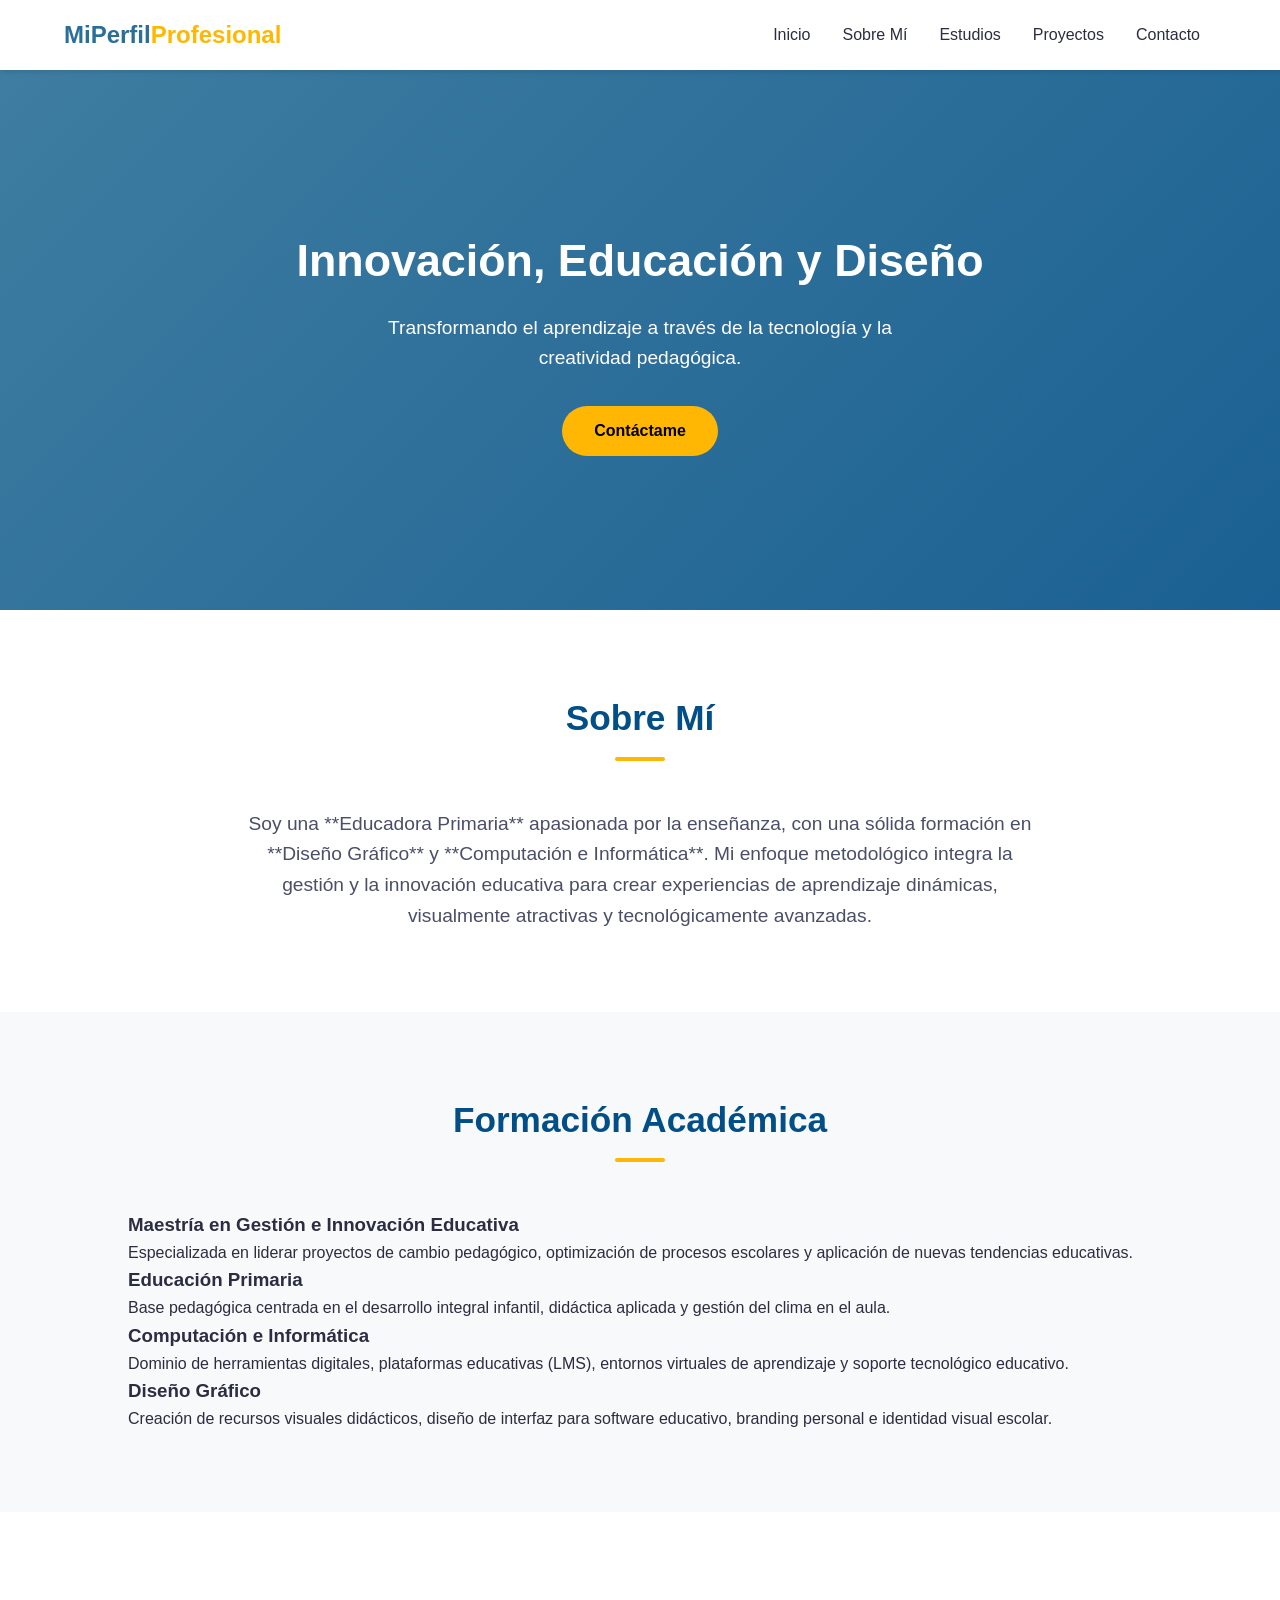
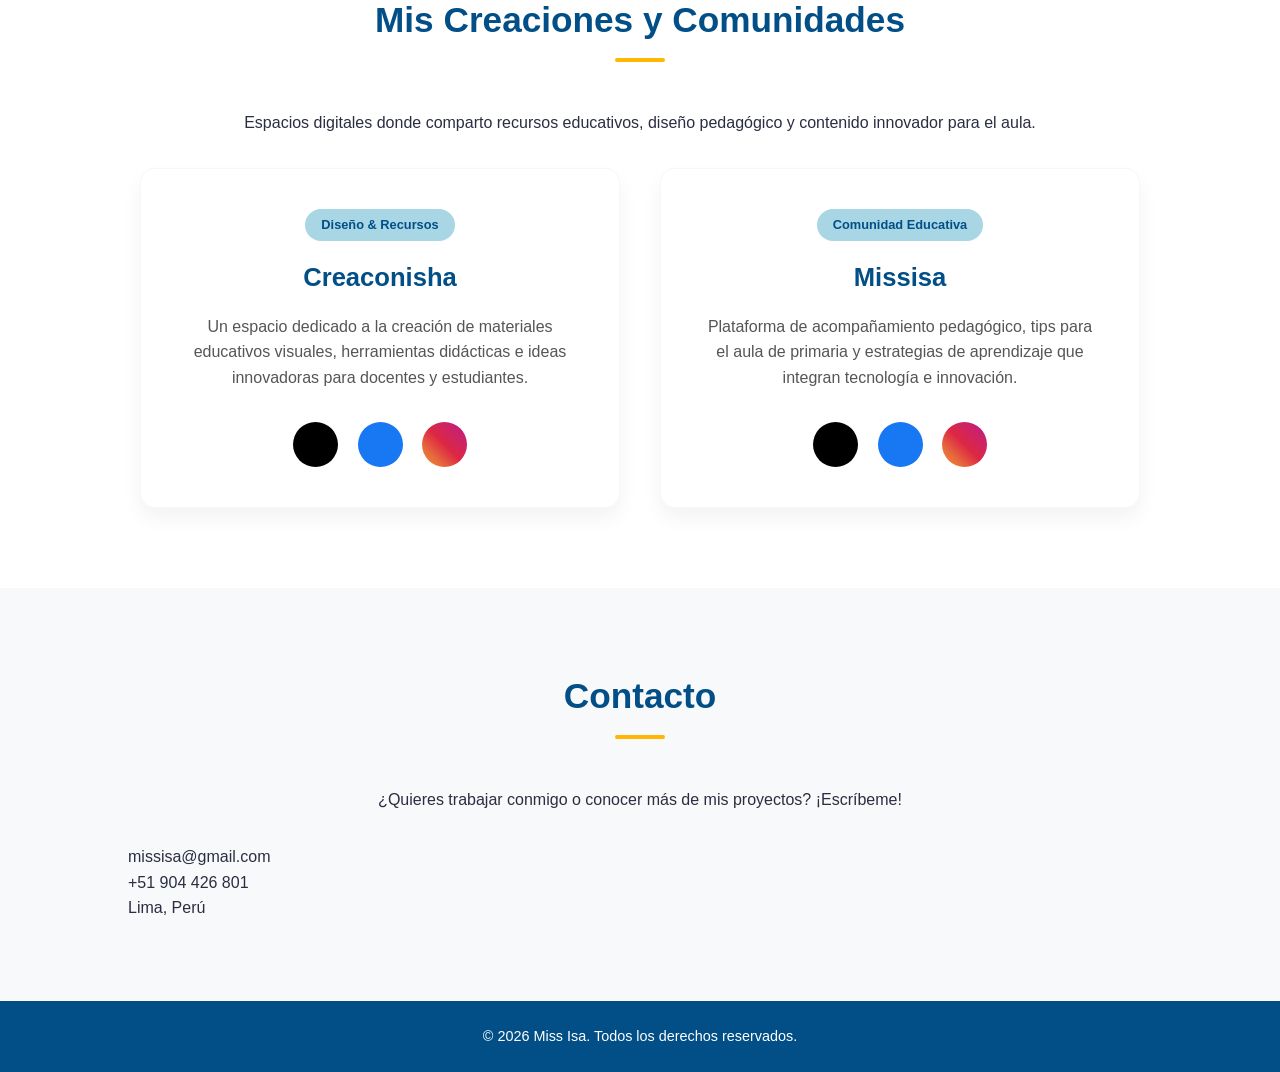
<file: index.html>
<!DOCTYPE html>
<html lang="es">
<head>
    <meta charset="UTF-8">
    <meta name="viewport" content="width=device-width, initial-scale=1.0">
    <title>Tu Nombre | Educadora Profesional & Diseñadora</title>
    <link rel="stylesheet" href="style.css">
    <!-- Iconos gratuitos de FontAwesome para las redes sociales -->
    <link rel="stylesheet" href="https://cloudflare.com">
</head>
<body>

    <!-- Navegación -->
    <nav class="navbar">
        <div class="logo">MiPerfil<span>Profesional</span></div>
        <ul class="nav-links">
            <li><a href="#index">Inicio</a></li>
            <li><a href="#perfil">Sobre Mí</a></li>
            <li><a href="#estudios">Estudios</a></li>
            <li><a href="#proyectos">Proyectos</a></li>
            <li><a href="#contacto">Contacto</a></li>
        </ul>
    </nav>

    <!-- Inicio / Hero Section -->
    <header id="inicio" class="hero">
        <div class="hero-content">
            <h1>Innovación, Educación y Diseño</h1>
            <p>Transformando el aprendizaje a través de la tecnología y la creatividad pedagógica.</p>
            <a href="#contacto" class="btn">Contáctame</a>
        </div>
    </header>

    <!-- Perfil Profesional -->
    <section id="perfil" class="section">
        <h2>Sobre Mí</h2>
        <div class="profile-container">
            <p class="lead">
                Soy una **Educadora Primaria** apasionada por la enseñanza, con una sólida formación en **Diseño Gráfico** y **Computación e Informática**. Mi enfoque metodológico integra la gestión y la innovación educativa para crear experiencias de aprendizaje dinámicas, visualmente atractivas y tecnológicamente avanzadas.
            </p>
        </div>
    </section>

    <!-- Estudios / Formación -->
    <section id="estudios" class="section bg-light">
        <h2>Formación Académica</h2>
        <div class="grid">
            
            <div class="card">
                <i class="fa-solid fa-graduation-cap card-icon"></i>
                <h3>Maestría en Gestión e Innovación Educativa</h3>
                <p>Especializada en liderar proyectos de cambio pedagógico, optimización de procesos escolares y aplicación de nuevas tendencias educativas.</p>
            </div>

            <div class="card">
                <i class="fa-solid fa-child card-icon"></i>
                <h3>Educación Primaria</h3>
                <p>Base pedagógica centrada en el desarrollo integral infantil, didáctica aplicada y gestión del clima en el aula.</p>
            </div>

            <div class="card">
                <i class="fa-solid fa-laptop-code card-icon"></i>
                <h3>Computación e Informática</h3>
                <p>Dominio de herramientas digitales, plataformas educativas (LMS), entornos virtuales de aprendizaje y soporte tecnológico educativo.</p>
            </div>

            <div class="card">
                <i class="fa-solid fa-palette card-icon"></i>
                <h3>Diseño Gráfico</h3>
                <p>Creación de recursos visuales didácticos, diseño de interfaz para software educativo, branding personal e identidad visual escolar.</p>
            </div>

        </div>
    </section>

    <!-- NUEVA SECCIÓN: Proyectos / Creaciones en Redes Sociales -->
    <section id="proyectos" class="section">
        <h2>Mis Creaciones y Comunidades</h2>
        <p class="text-center">Espacios digitales donde comparto recursos educativos, diseño pedagógico y contenido innovador para el aula.</p>
        
        <div class="projects-grid">
            
            <!-- Proyecto 1: Creaconisha -->
            <div class="project-card">
                <div class="project-info">
                    <span class="project-badge">Diseño & Recursos</span>
                    <h3>Creaconisha</h3>
                    <p>Un espacio dedicado a la creación de materiales educativos visuales, herramientas didácticas e ideas innovadoras para docentes y estudiantes.</p>
                    <div class="social-links">
                        <a href="https://tiktok.com" target="_blank" class="social-icon tiktok"><i class="fa-brands fa-tiktok"></i></a>
                        <a href="https://facebook.com" target="_blank" class="social-icon facebook"><i class="fa-brands fa-facebook-f"></i></a>
                        <a href="https://instagram.com" target="_blank" class="social-icon instagram"><i class="fa-brands fa-instagram"></i></a>
                    </div>
                </div>
            </div>

            <!-- Proyecto 2: Missisa -->
            <div class="project-card">
                <div class="project-info">
                    <span class="project-badge">Comunidad Educativa</span>
                    <h3>Missisa</h3>
                    <p>Plataforma de acompañamiento pedagógico, tips para el aula de primaria y estrategias de aprendizaje que integran tecnología e innovación.</p>
                    <div class="social-links">
                        <a href="https://tiktok.com" target="_blank" class="social-icon tiktok"><i class="fa-brands fa-tiktok"></i></a>
                        <a href="https://facebook.com" target="_blank" class="social-icon facebook"><i class="fa-brands fa-facebook-f"></i></a>
                        <a href="https://instagram.com" target="_blank" class="social-icon instagram"><i class="fa-brands fa-instagram"></i></a>
                    </div>
                </div>
            </div>

        </div>
    </section>

    <!-- Contacto -->
    <section id="contacto" class="section bg-light">
        <h2>Contacto</h2>
        <p class="text-center">¿Quieres trabajar conmigo o conocer más de mis proyectos? ¡Escríbeme!</p>
        <div class="contact-info">
            <p><i class="fa-solid fa-envelope"></i> missisa@gmail.com</p>
            <p><i class="fa-solid fa-phone"></i> +51 904 426 801</p>
            <p><i class="fa-solid fa-location-dot"></i> Lima, Perú</p>
        </div>
    </section>

    <!-- Footer -->
    <footer>
        <p>&copy; 2026 Miss Isa. Todos los derechos reservados.</p>
    </footer>

</body>
</html>
</file>
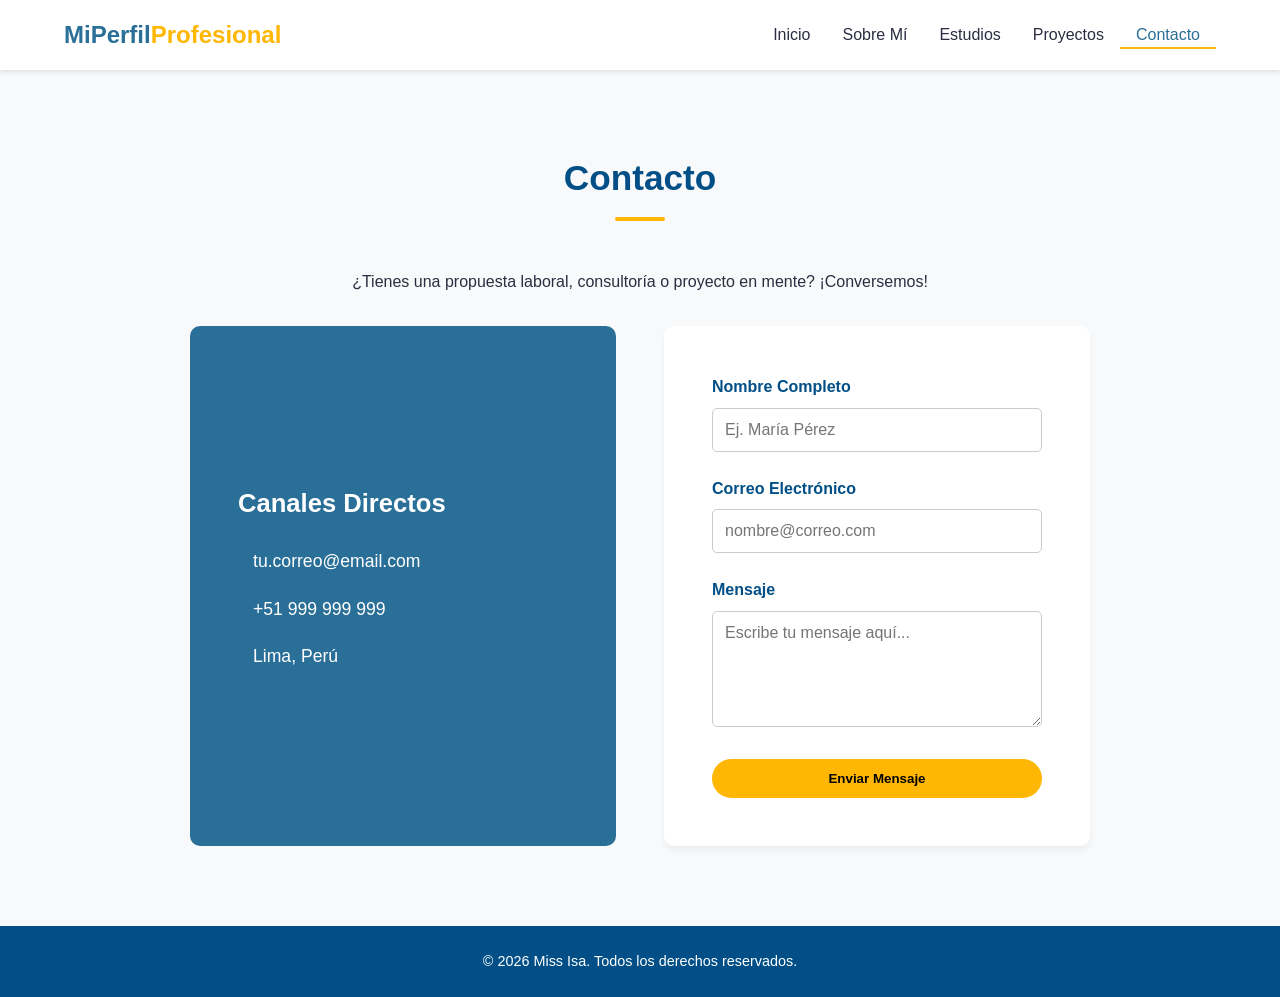
<file: contacto.html>
<!DOCTYPE html>
<html lang="es">
<head>
    <meta charset="UTF-8">
    <meta name="viewport" content="width=device-width, initial-scale=1.0">
    <title>Contacto | Conectemos</title>
    <link rel="stylesheet" href="style.css">
    <link rel="stylesheet" href="https://cloudflare.com">
</head>
<body>

    <!-- Navegación -->
    <nav class="navbar">
        <div class="logo">MiPerfil<span>Profesional</span></div>
        <ul class="nav-links">
            <li><a href="index.html">Inicio</a></li>
            <li><a href="sobremi.html">Sobre Mí</a></li>
            <li><a href="estudios.html">Estudios</a></li>
            <li><a href="proyectos.html">Proyectos</a></li>
            <li><a href="contacto.html" class="active">Contacto</a></li>
        </ul>
    </nav>

    <main class="page-content bg-light">
        <section class="section">
            <h2>Contacto</h2>
            <p class="text-center">¿Tienes una propuesta laboral, consultoría o proyecto en mente? ¡Conversemos!</p>

            <div class="contact-wrapper">
                <div class="contact-details-box">
                    <h3>Canales Directos</h3>
                    <p><i class="fa-solid fa-envelope"></i> tu.correo@email.com</p>
                    <p><i class="fa-solid fa-phone"></i> +51 999 999 999</p>
                    <p><i class="fa-solid fa-location-dot"></i> Lima, Perú</p>
                </div>

                <div class="contact-form-box">
                    <form action="#" method="POST" class="contact-form">
                        <div class="form-group">
                            <label for="name">Nombre Completo</label>
                            <input type="text" id="name" required placeholder="Ej. María Pérez">
                        </div>
                        <div class="form-group">
                            <label for="email">Correo Electrónico</label>
                            <input type="email" id="email" required placeholder="nombre@correo.com">
                        </div>
                        <div class="form-group">
                            <label for="message">Mensaje</label>
                            <textarea id="message" rows="5" required placeholder="Escribe tu mensaje aquí..."></textarea>
                        </div>
                        <button type="submit" class="btn">Enviar Mensaje</button>
                    </form>
                </div>
            </div>
        </section>
    </main>

    <footer>
        <p>&copy; 2026 Miss Isa. Todos los derechos reservados.</p>
    </footer>

</body>
</html>
</file>
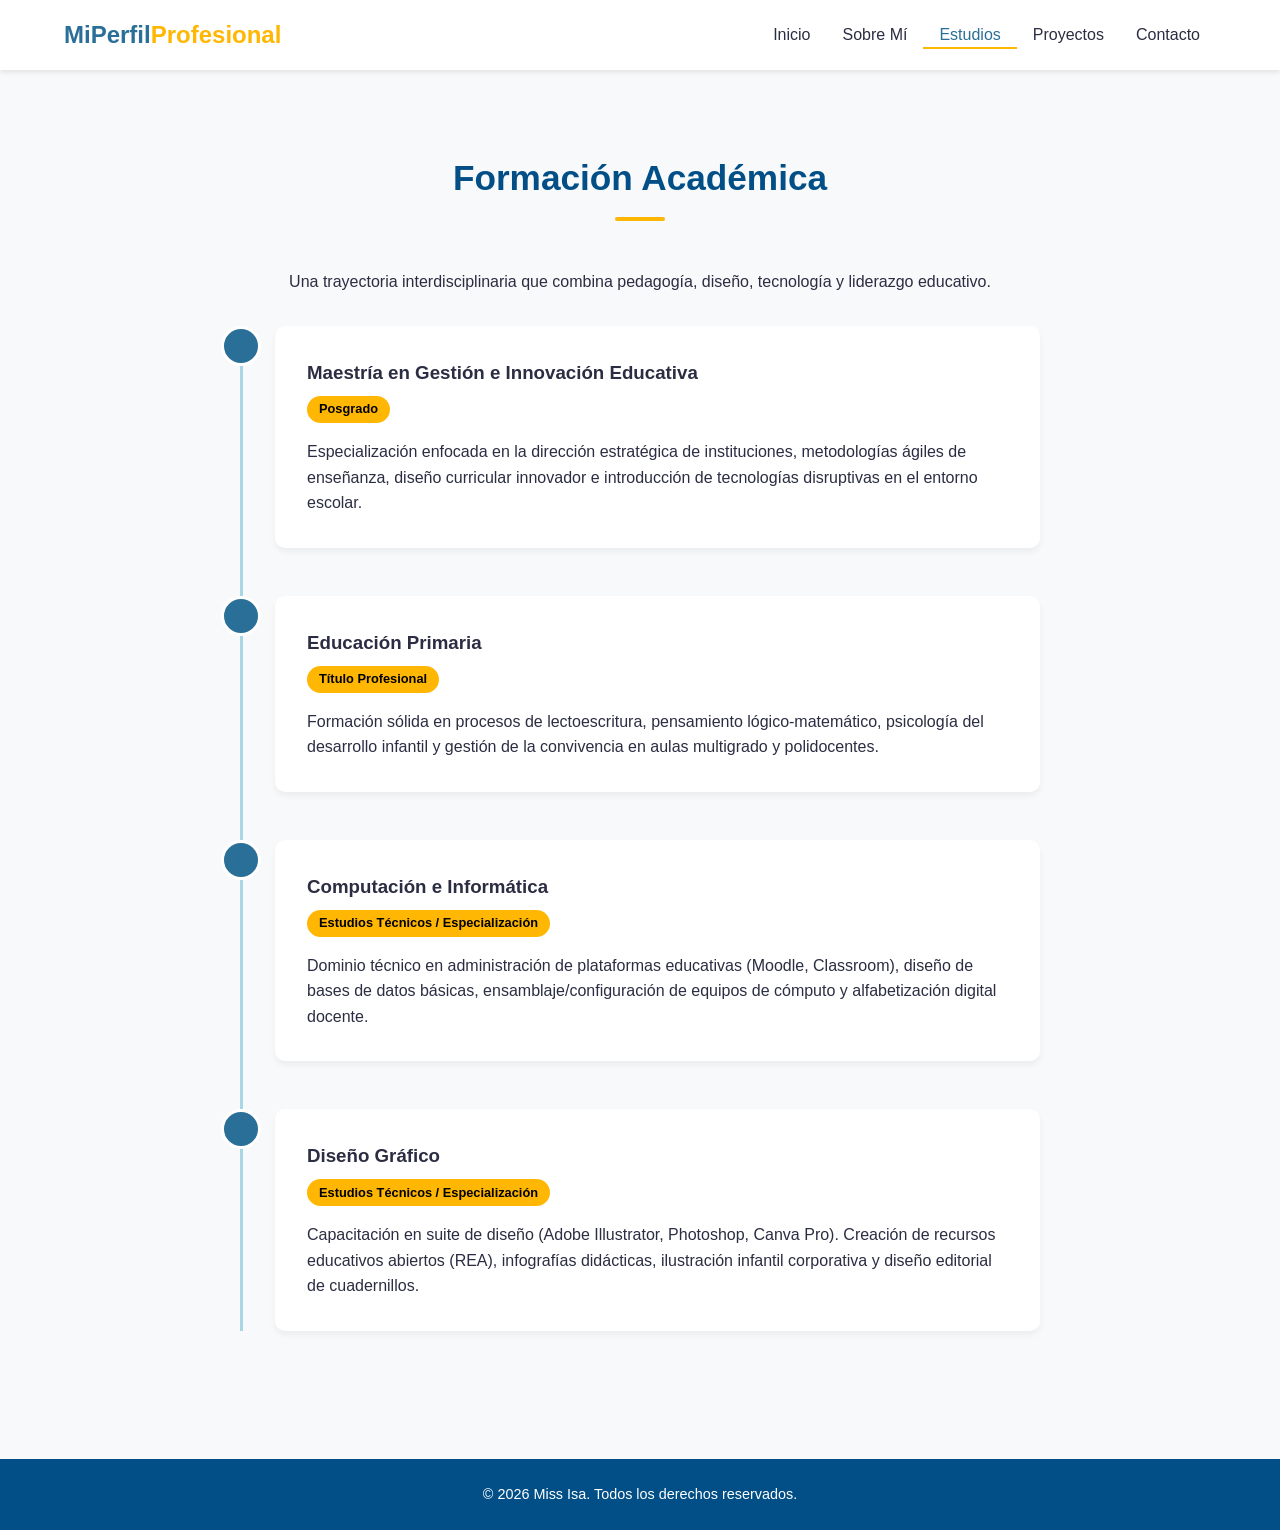
<file: estudios.html>
<!DOCTYPE html>
<html lang="es">
<head>
    <meta charset="UTF-8">
    <meta name="viewport" content="width=device-width, initial-scale=1.0">
    <title>Estudios y Formación | Mi Perfil</title>
    <link rel="stylesheet" href="style.css">
    <link rel="stylesheet" href="https://cloudflare.com">
</head>
<body>

    <!-- Navegación -->
    <nav class="navbar">
        <div class="logo">MiPerfil<span>Profesional</span></div>
        <ul class="nav-links">
            <li><a href="index.html">Inicio</a></li>
            <li><a href="sobremi.html">Sobre Mí</a></li>
            <li><a href="estudios.html" class="active">Estudios</a></li>
            <li><a href="proyectos.html">Proyectos</a></li>
            <li><a href="contacto.html">Contacto</a></li>
        </ul>
    </nav>

    <main class="page-content bg-light">
        <section class="section">
            <h2>Formación Académica</h2>
            <p class="text-center">Una trayectoria interdisciplinaria que combina pedagogía, diseño, tecnología y liderazgo educativo.</p>
            
            <div class="academic-timeline">
                
                <div class="timeline-item">
                    <div class="timeline-icon"><i class="fa-solid fa-graduation-cap"></i></div>
                    <div class="timeline-body">
                        <h3>Maestría en Gestión e Innovación Educativa</h3>
                        <span class="academic-date">Posgrado</span>
                        <p>Especialización enfocada en la dirección estratégica de instituciones, metodologías ágiles de enseñanza, diseño curricular innovador e introducción de tecnologías disruptivas en el entorno escolar.</p>
                    </div>
                </div>

                <div class="timeline-item">
                    <div class="timeline-icon"><i class="fa-solid fa-child"></i></div>
                    <div class="timeline-body">
                        <h3>Educación Primaria</h3>
                        <span class="academic-date">Título Profesional</span>
                        <p>Formación sólida en procesos de lectoescritura, pensamiento lógico-matemático, psicología del desarrollo infantil y gestión de la convivencia en aulas multigrado y polidocentes.</p>
                    </div>
                </div>

                <div class="timeline-item">
                    <div class="timeline-icon"><i class="fa-solid fa-laptop-code"></i></div>
                    <div class="timeline-body">
                        <h3>Computación e Informática</h3>
                        <span class="academic-date">Estudios Técnicos / Especialización</span>
                        <p>Dominio técnico en administración de plataformas educativas (Moodle, Classroom), diseño de bases de datos básicas, ensamblaje/configuración de equipos de cómputo y alfabetización digital docente.</p>
                    </div>
                </div>

                <div class="timeline-item">
                    <div class="timeline-icon"><i class="fa-solid fa-palette"></i></div>
                    <div class="timeline-body">
                        <h3>Diseño Gráfico</h3>
                        <span class="academic-date">Estudios Técnicos / Especialización</span>
                        <p>Capacitación en suite de diseño (Adobe Illustrator, Photoshop, Canva Pro). Creación de recursos educativos abiertos (REA), infografías didácticas, ilustración infantil corporativa y diseño editorial de cuadernillos.</p>
                    </div>
                </div>

            </div>
        </section>
    </main>

    <footer>
        <p>&copy; 2026 Miss Isa. Todos los derechos reservados.</p>
    </footer>

</body>
</html>
</file>
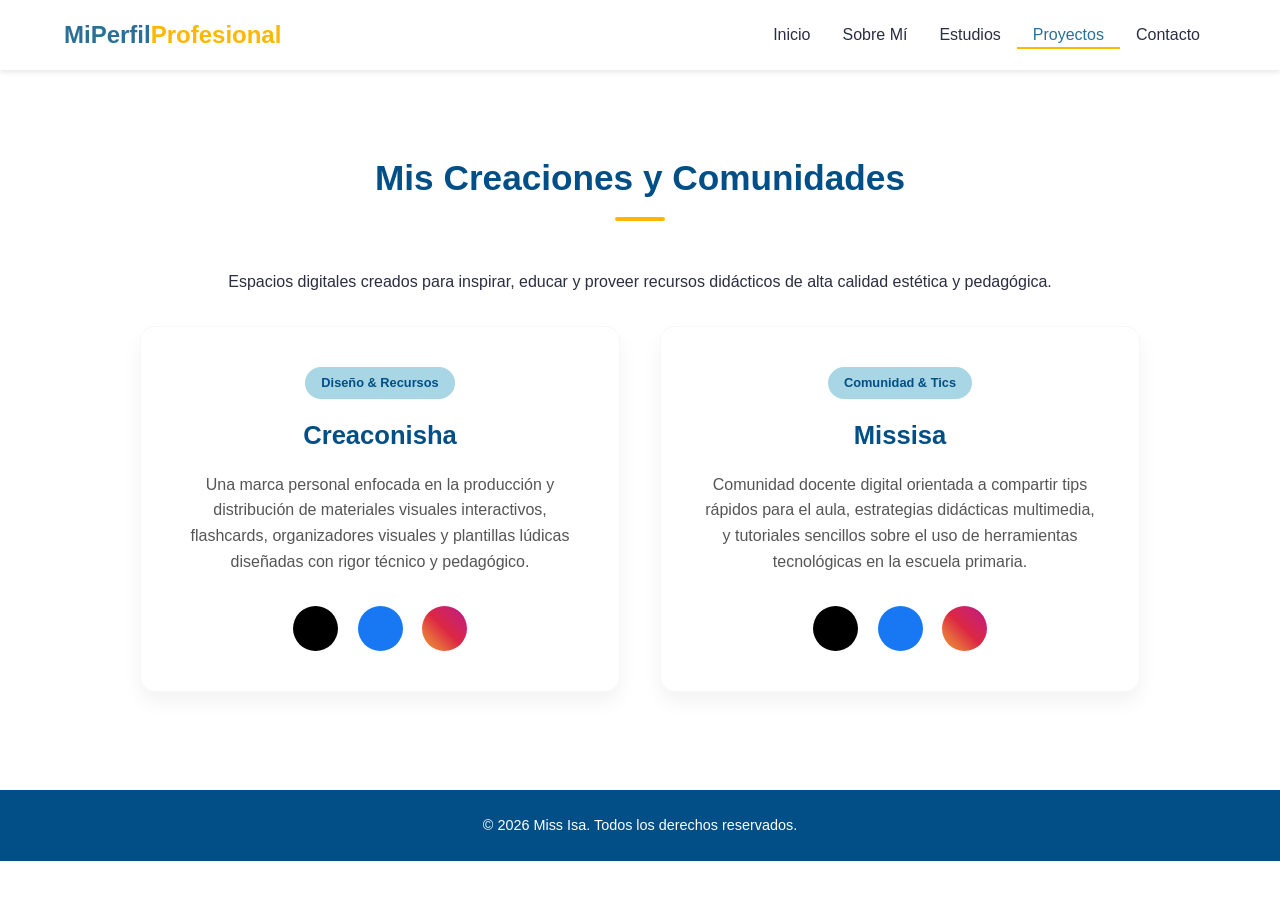
<file: proyectos.html>
<!DOCTYPE html>
<html lang="es">
<head>
    <meta charset="UTF-8">
    <meta name="viewport" content="width=device-width, initial-scale=1.0">
    <title>Mis Creaciones | Portafolio</title>
    <link rel="stylesheet" href="style.css">
    <link rel="stylesheet" href="https://cloudflare.com">
</head>
<body>

    <!-- Navegación -->
    <nav class="navbar">
        <div class="logo">MiPerfil<span>Profesional</span></div>
        <ul class="nav-links">
            <li><a href="index.html">Inicio</a></li>
            <li><a href="sobremi.html">Sobre Mí</a></li>
            <li><a href="estudios.html">Estudios</a></li>
            <li><a href="proyectos.html" class="active">Proyectos</a></li>
            <li><a href="contacto.html">Contacto</a></li>
        </ul>
    </nav>

    <main class="page-content">
        <section class="section">
            <h2>Mis Creaciones y Comunidades</h2>
            <p class="text-center">Espacios digitales creados para inspirar, educar y proveer recursos didácticos de alta calidad estética y pedagógica.</p>

            <div class="projects-grid">
                
                <div class="project-card">
                    <div class="project-info">
                        <span class="project-badge">Diseño & Recursos</span>
                        <h3>Creaconisha</h3>
                        <p>Una marca personal enfocada en la producción y distribución de materiales visuales interactivos, flashcards, organizadores visuales y plantillas lúdicas diseñadas con rigor técnico y pedagógico.</p>
                        <div class="social-links">
                            <a href="#" target="_blank" class="social-icon tiktok"><i class="fa-brands fa-tiktok"></i></a>
                            <a href="#" target="_blank" class="social-icon facebook"><i class="fa-brands fa-facebook-f"></i></a>
                            <a href="#" target="_blank" class="social-icon instagram"><i class="fa-brands fa-instagram"></i></a>
                        </div>
                    </div>
                </div>

                <div class="project-card">
                    <div class="project-info">
                        <span class="project-badge">Comunidad & Tics</span>
                        <h3>Missisa</h3>
                        <p>Comunidad docente digital orientada a compartir tips rápidos para el aula, estrategias didácticas multimedia, y tutoriales sencillos sobre el uso de herramientas tecnológicas en la escuela primaria.</p>
                        <div class="social-links">
                            <a href="#" target="_blank" class="social-icon tiktok"><i class="fa-brands fa-tiktok"></i></a>
                            <a href="#" target="_blank" class="social-icon facebook"><i class="fa-brands fa-facebook-f"></i></a>
                            <a href="#" target="_blank" class="social-icon instagram"><i class="fa-brands fa-instagram"></i></a>
                        </div>
                    </div>
                </div>

            </div>
        </section>
    </main>

    <footer>
        <p>&copy; 2026 Miss Isa. Todos los derechos reservados.</p>
    </footer>

</body>
</html>
</file>
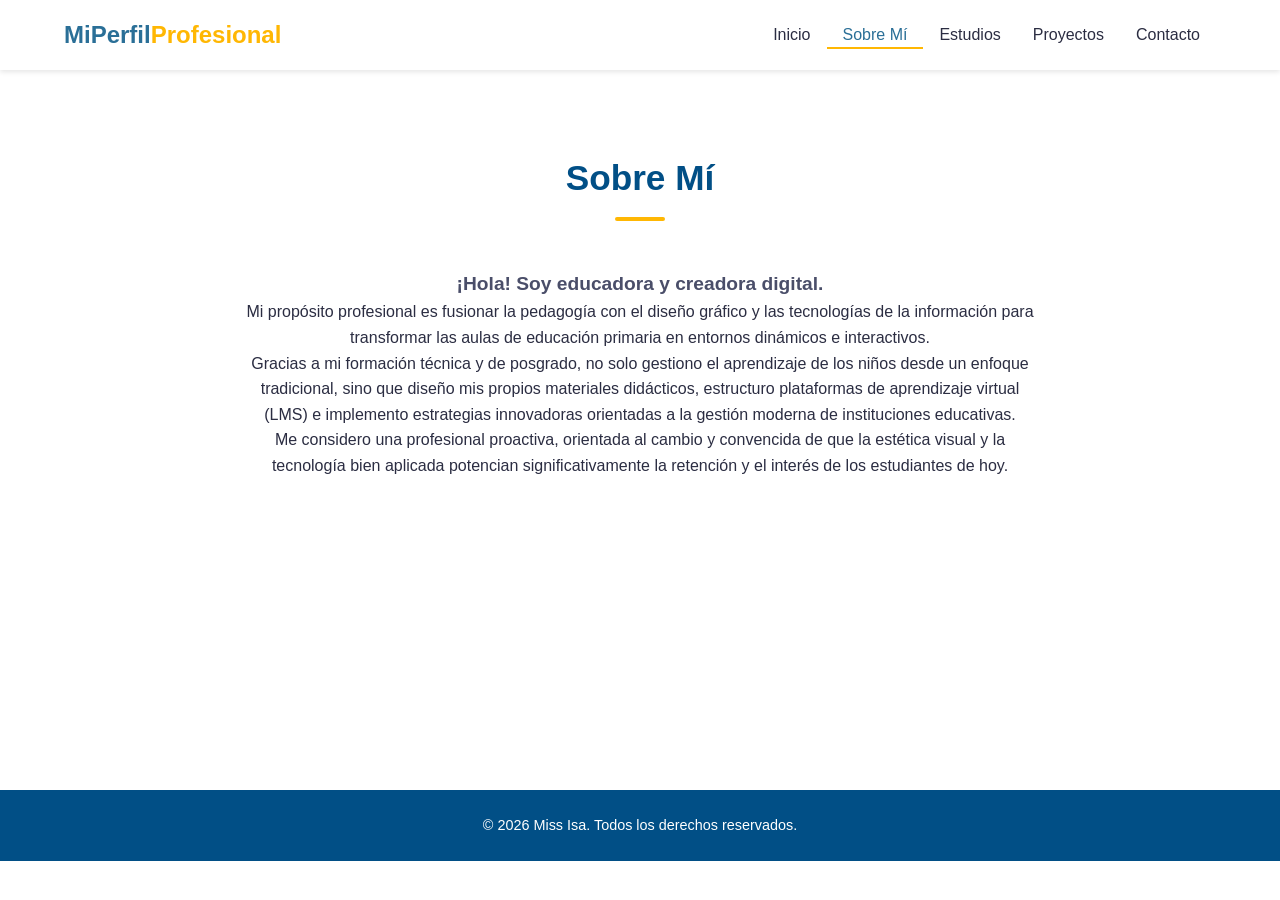
<file: sobremi.html>
<!DOCTYPE html>
<html lang="es">
<head>
    <meta charset="UTF-8">
    <meta name="viewport" content="width=device-width, initial-scale=1.0">
    <title>Sobre Mí | Educadora & Diseñadora</title>
    <link rel="stylesheet" href="style.css">
    <link rel="stylesheet" href="https://cloudflare.com">
</head>
<body>

    <!-- Navegación -->
    <nav class="navbar">
        <div class="logo">MiPerfil<span>Profesional</span></div>
        <ul class="nav-links">
            <li><a href="index.html">Inicio</a></li>
            <li><a href="sobremi.html" class="active">Sobre Mí</a></li>
            <li><a href="estudios.html">Estudios</a></li>
            <li><a href="proyectos.html">Proyectos</a></li>
            <li><a href="contacto.html">Contacto</a></li>
        </ul>
    </nav>

    <!-- Contenido Principal -->
    <main class="page-content">
        <section class="section">
            <h2>Sobre Mí</h2>
            <div class="about-detail">
                <div class="about-text">
                    <p class="lead"><strong>¡Hola! Soy educadora y creadora digital.</strong></p>
                    <p>Mi propósito profesional es fusionar la pedagogía con el diseño gráfico y las tecnologías de la información para transformar las aulas de educación primaria en entornos dinámicos e interactivos.</p>
                    <p>Gracias a mi formación técnica y de posgrado, no solo gestiono el aprendizaje de los niños desde un enfoque tradicional, sino que diseño mis propios materiales didácticos, estructuro plataformas de aprendizaje virtual (LMS) e implemento estrategias innovadoras orientadas a la gestión moderna de instituciones educativas.</p>
                    <p>Me considero una profesional proactiva, orientada al cambio y convencida de que la estética visual y la tecnología bien aplicada potencian significativamente la retención y el interés de los estudiantes de hoy.</p>
                </div>
            </div>
        </section>
    </main>

    <!-- Footer -->
    <footer>
        <p>&copy; 2026 Miss Isa. Todos los derechos reservados.</p>
    </footer>

</body>
</html>
</file>
<file: style.css>
/* ==========================================================================
   1. VARIABLES Y ESTILOS GENERALES
   ========================================================================== */
:root {
    --primary-color: #2a6f97;    /* Azul tecnológico/educativo */
    --secondary-color: #a9d6e5;  /* Celeste suave */
    --accent-color: #ffb703;     /* Naranja/Amarillo creativo */
    --dark-color: #014f86;
    --text-color: #2b2d42;
    --bg-light: #f8f9fa;
    --white: #ffffff;
}

* {
    margin: 0;
    padding: 0;
    box-sizing: border-box;
    font-family: 'Segoe UI', Tahoma, Geneva, Verdana, sans-serif;
    scroll-behavior: smooth;
}

body {
    color: var(--text-color);
    line-height: 1.6;
    background-color: var(--white);
}

/* ==========================================================================
   2. COMPONENTES REUTILIZABLES (Navegación, Botones, Secciones)
   ========================================================================== */
.navbar {
    display: flex;
    justify-content: space-between;
    align-items: center;
    background-color: var(--white);
    padding: 1rem 5%;
    position: sticky;
    top: 0;
    box-shadow: 0 2px 5px rgba(0,0,0,0.1);
    z-index: 100;
}

.logo {
    font-size: 1.5rem;
    font-weight: bold;
    color: var(--primary-color);
}

.logo span {
    color: var(--accent-color);
}

.nav-links {
    display: flex;
    list-style: none;
}

.nav-links li a {
    color: var(--text-color);
    text-decoration: none;
    padding: 0.5rem 1rem;
    font-weight: 500;
    transition: color 0.3s;
}

.nav-links li a:hover,
.nav-links li a.active {
    color: var(--primary-color);
}

.nav-links li a.active {
    border-bottom: 2px solid var(--accent-color);
    padding-bottom: 0.25rem;
}

.btn {
    display: inline-block;
    background-color: var(--accent-color);
    color: #000;
    padding: 0.75rem 2rem;
    text-decoration: none;
    border-radius: 25px;
    font-weight: bold;
    transition: transform 0.3s, background-color 0.3s;
    border: none;
}

.btn:hover {
    transform: translateY(-3px);
    background-color: #e5a900;
    cursor: pointer;
}

.section {
    padding: 5rem 10%;
}

.section h2 {
    text-align: center;
    font-size: 2.2rem;
    margin-bottom: 3rem;
    color: var(--dark-color);
    position: relative;
}

.section h2::after {
    content: '';
    display: block;
    width: 50px;
    height: 4px;
    background-color: var(--accent-color);
    margin: 10px auto 0 auto;
    border-radius: 2px;
}

.bg-light {
    background-color: var(--bg-light);
}

.text-center {
    text-align: center;
    margin-bottom: 2rem;
}

.page-content {
    min-height: 80vh;
}

footer {
    background-color: var(--dark-color);
    color: var(--white);
    text-align: center;
    padding: 1.5rem;
    font-size: 0.9rem;
}

/* ==========================================================================
   3. ESTRUCTURAS ESPECÍFICAS DE PÁGINAS
   ========================================================================== */

/* --- INICIO (Hero Section) --- */
.hero {
    background: linear-gradient(135deg, rgba(42, 111, 151, 0.9), rgba(1, 79, 134, 0.9)), url('https://unsplash.com') no-repeat center center/cover;
    height: 60vh;
    display: flex;
    justify-content: center;
    align-items: center;
    text-align: center;
    color: var(--white);
    padding: 0 20px;
}

.hero-content h1 {
    font-size: 2.8rem;
    margin-bottom: 1rem;
}

.hero-content p {
    font-size: 1.2rem;
    margin-bottom: 2rem;
    max-width: 600px;
    margin-left: auto;
    margin-right: auto;
}

/* --- SOBRE MÍ --- */
.profile-container, .about-detail {
    max-width: 800px;
    margin: 0 auto;
    text-align: center;
}

.lead {
    font-size: 1.2rem;
    color: #4a4e69;
}

/* --- ESTUDIOS (Línea de tiempo - estudios.html) --- */
.academic-timeline {
    max-width: 800px;
    margin: 0 auto;
    position: relative;
    padding-left: 2rem;
    border-left: 3px solid var(--secondary-color);
}

.timeline-item {
    position: relative;
    margin-bottom: 3rem;
}

.timeline-icon {
    position: absolute;
    left: calc(-2rem - 22px);
    top: 0;
    background: var(--primary-color);
    color: var(--white);
    width: 40px;
    height: 40px;
    border-radius: 50%;
    display: flex;
    justify-content: center;
    align-items: center;
    border: 3px solid var(--white);
    font-size: 0.9rem;
}

.timeline-body {
    background: var(--white);
    padding: 2rem;
    border-radius: 10px;
    box-shadow: 0 4px 6px rgba(0,0,0,0.05);
}

.academic-date {
    display: inline-block;
    background: var(--accent-color);
    color: #000;
    padding: 0.2rem 0.75rem;
    font-size: 0.8rem;
    font-weight: bold;
    border-radius: 15px;
    margin: 0.5rem 0 1rem 0;
}

/* --- PROYECTOS (Tarjetas de Redes - proyectos.html) --- */
.projects-grid {
    display: grid;
    grid-template-columns: repeat(auto-fit, minmax(300px, 1fr));
    gap: 2.5rem;
    max-width: 1000px;
    margin: 0 auto;
}

.project-card {
    background: var(--white);
    border-radius: 15px;
    overflow: hidden;
    box-shadow: 0 10px 20px rgba(0,0,0,0.05);
    border: 1px solid rgba(0,0,0,0.03);
    transition: transform 0.3s, box-shadow 0.3s;
    display: flex;
    flex-direction: column;
}

.project-card:hover {
    transform: translateY(-8px);
    box-shadow: 0 15px 30px rgba(0,0,0,0.1);
}

.project-info {
    padding: 2.5rem;
    text-align: center;
}

.project-badge {
    background-color: var(--secondary-color);
    color: var(--dark-color);
    padding: 0.35rem 1rem;
    border-radius: 20px;
    font-size: 0.8rem;
    font-weight: 600;
    display: inline-block;
    margin-bottom: 1rem;
}

.project-info h3 {
    font-size: 1.6rem;
    color: var(--dark-color);
    margin-bottom: 1rem;
}

.project-info p {
    color: #555;
    font-size: 1rem;
    margin-bottom: 2rem;
}

.social-links {
    display: flex;
    justify-content: center;
    gap: 1.2rem;
}

.social-icon {
    width: 45px;
    height: 45px;
    border-radius: 50%;
    display: flex;
    justify-content: center;
    align-items: center;
    color: var(--white);
    text-decoration: none;
    font-size: 1.3rem;
    transition: transform 0.3s, filter 0.3s;
}

.social-icon:hover {
    transform: scale(1.15);
    filter: brightness(1.1);
}

.facebook { background-color: #1877f2; }
.instagram { background: linear-gradient(45deg, #f09433 0%, #e6683c 25%, #dc2743 50%, #cc2366 75%, #bc1888 100%); }
.tiktok { background-color: #000000; }

/* --- CONTACTO (Formulario y Datos - contacto.html) --- */
.contact-wrapper {
    display: grid;
    grid-template-columns: repeat(auto-fit, minmax(300px, 1fr));
    gap: 3rem;
    max-width: 900px;
    margin: 0 auto;
}

.contact-details-box {
    background: var(--primary-color);
    color: var(--white);
    padding: 3rem;
    border-radius: 10px;
    display: flex;
    flex-direction: column;
    justify-content: center;
}

.contact-details-box h3 {
    margin-bottom: 1.5rem;
    font-size: 1.6rem;
}

.contact-details-box p {
    margin-bottom: 1.2rem;
    font-size: 1.1rem;
}

.contact-details-box i {
    margin-right: 15px;
    color: var(--accent-color);
}

.contact-form-box {
    background: var(--white);
    padding: 3rem;
    border-radius: 10px;
    box-shadow: 0 4px 6px rgba(0,0,0,0.05);
}

.form-group {
    margin-bottom: 1.5rem;
}

.form-group label {
    display: block;
    margin-bottom: 0.5rem;
    font-weight: 600;
    color: var(--dark-color);
}

.form-group input, 
.form-group textarea {
    width: 100%;
    padding: 0.75rem;
    border: 1px solid #ccc;
    border-radius: 5px;
    font-size: 1rem;
}

.form-group input:focus, 
.form-group textarea:focus {
    outline: none;
    border-color: var(--primary-color);
    box-shadow: 0 0 5px rgba(42, 111, 151, 0.3);
}

.contact-form .btn {
    width: 100%;
}

/* ==========================================================================
   4. RESPONSIVE DESIGN (Pantallas móviles)
   ========================================================================== */
@media (max-width: 768px) {
    .navbar {
        flex-direction: column;
        gap: 1rem;
    }
    
    .hero-content h1 {
        font-size: 2rem;
    }
    
    .contact-wrapper {
        grid-template-columns: 1fr;
        gap: 2rem;
    }
    
    .section {
        padding: 3rem 5%;
    }
    
    .academic-timeline {
        padding-left: 1.5rem;
    }
}
</file>
